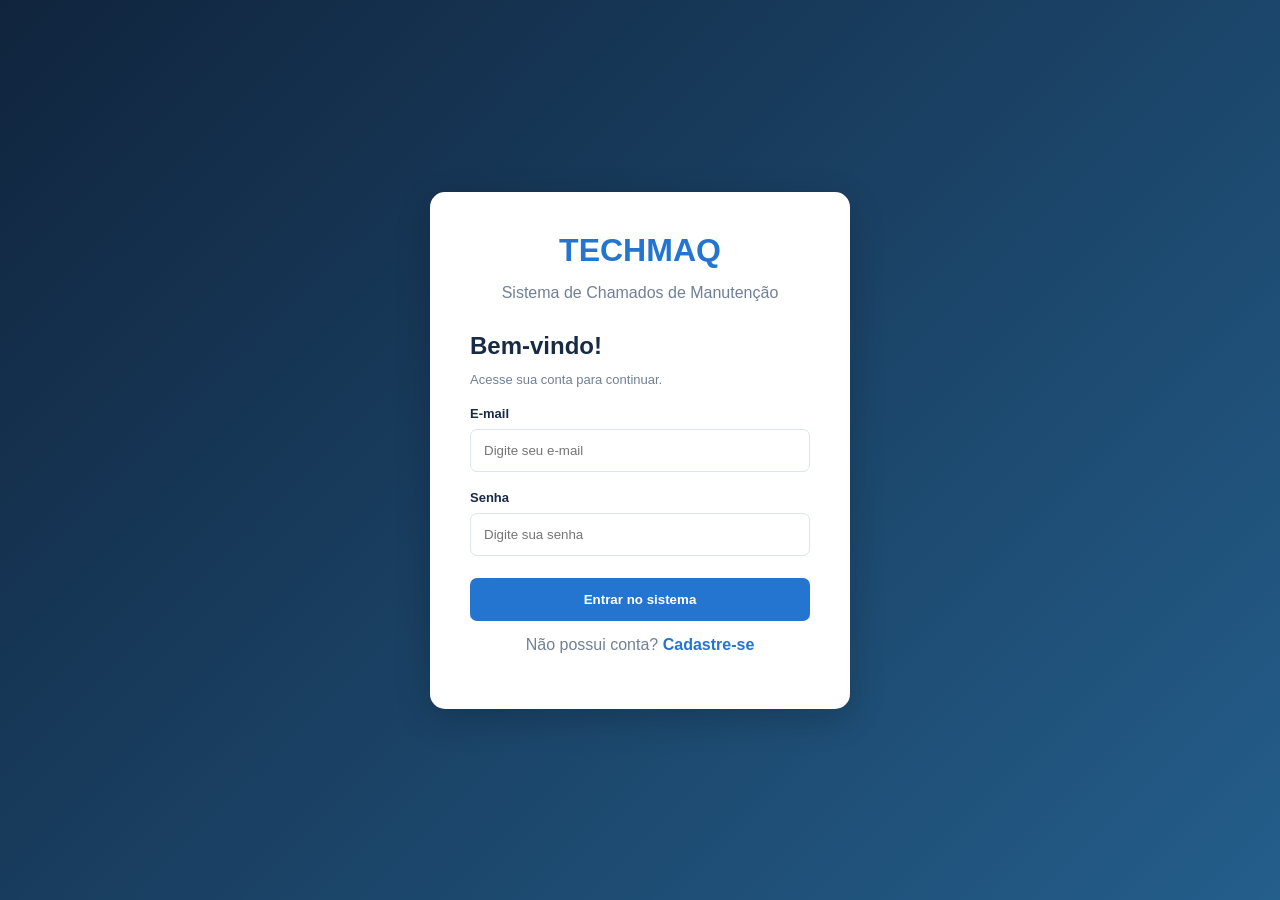
<file: SAEP_SIMULADO/index.html>
<!DOCTYPE html>
<html lang="pt-BR">
<head>
    <meta charset="UTF-8">
    <meta name="viewport" content="width=device-width, initial-scale=1.0">
    <title>TechMaq | Login</title>
    <link rel="stylesheet" href="assets/estilo.css">
</head>
<body>

<div class="login-container">

    <div class="login-box">

        <h1> TECHMAQ</h1>
        <p>Sistema de Chamados de Manutenção</p>

        <h2>Bem-vindo!</h2>
        <span>Acesse sua conta para continuar.</span>

        <form id="loginForm">

            <label>E-mail</label>
            <input type="email" id="email" placeholder="Digite seu e-mail" required>

            <label>Senha</label>
            <input type="password" id="senha" placeholder="Digite sua senha" required>

            <button type="submit">Entrar no sistema</button>

            <div id="feedback"></div>

        </form>

        <p>Não possui conta?
            <a href="cadastro.html">Cadastre-se</a>
        </p>

    </div>

</div>

<script src="assets/app.js"></script>
</body>
</html>
</file>
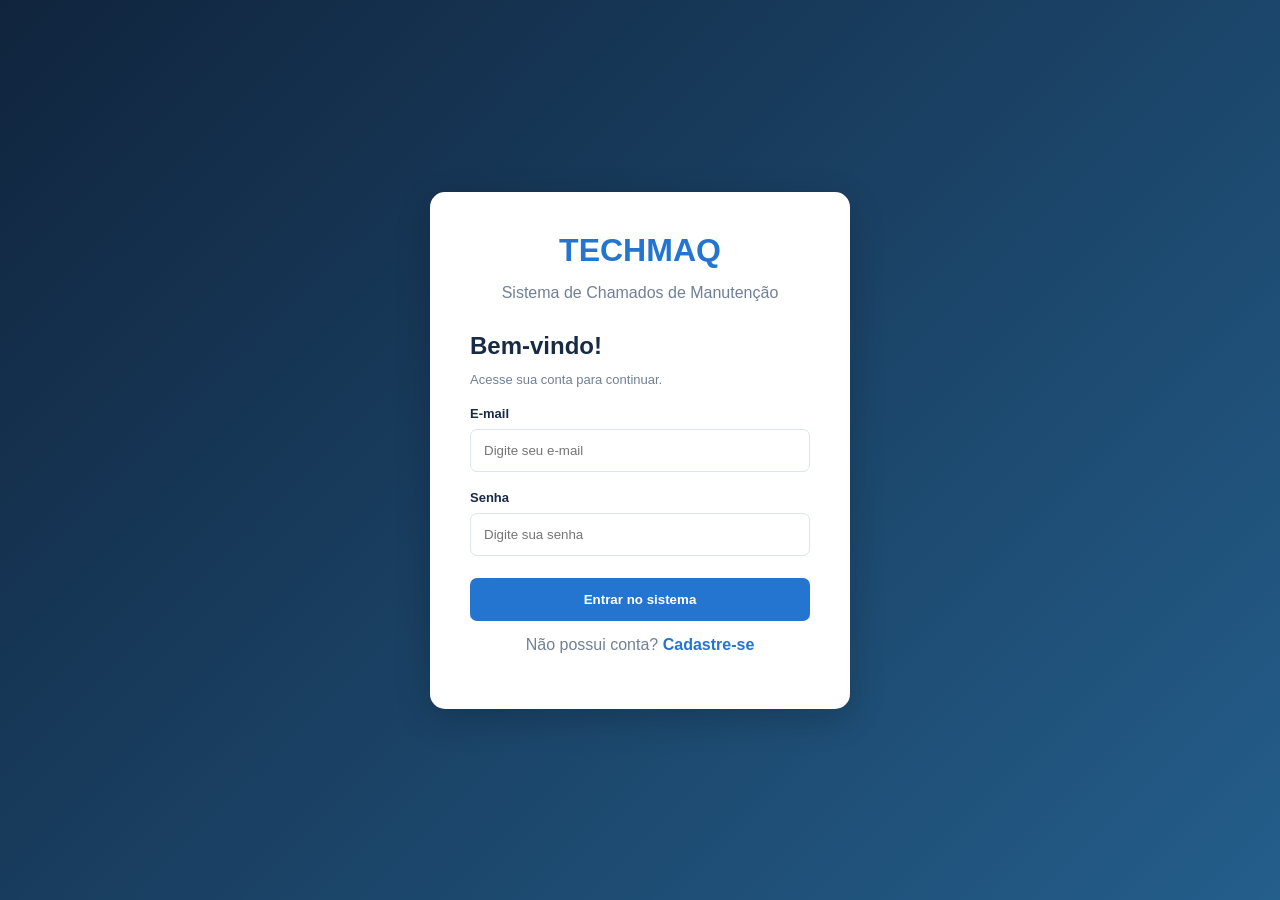
<file: SAEP_SIMULADO/abrir-chamado.html>
<!DOCTYPE html>
<html lang="pt-BR">
<head>
    <meta charset="UTF-8">
    <meta name="viewport" content="width=device-width, initial-scale=1.0">
    <title>TechMaq | Abrir chamado</title>
    <link rel="stylesheet" href="assets/estilo.css">
</head>
<body>

<header class="header">
    <h2> TECHMAQ</h2>
    <a href="painel.html">Voltar ao painel</a>
</header>

<main class="dashboard">

    <div class="formulario">

        <h1>Abrir chamado</h1>
        <p>Informe os dados da solicitação.</p>

        <form id="ticketForm">

            <label>Equipamento</label>

            <select id="equipamento" required>
                <option value="">Selecione</option>
                <option>Torno CNC</option>
                <option>Esteira Industrial</option>
                <option>Compressor de Ar</option>
                <option>Prensa Hidráulica</option>
            </select>

            <label>Descrição</label>

            <textarea id="descricao" rows="5"
                placeholder="Descreva o problema..." required></textarea>

            <label>Prioridade</label>

            <select id="prioridade" required>
                <option value="">Selecione</option>
                <option>Baixa</option>
                <option>Média</option>
                <option>Alta</option>
            </select>

            <button type="submit">Registrar chamado</button>

            <div id="feedback"></div>

        </form>

    </div>

</main>

<script src="assets/app.js"></script>
</body>
</html>
</file>
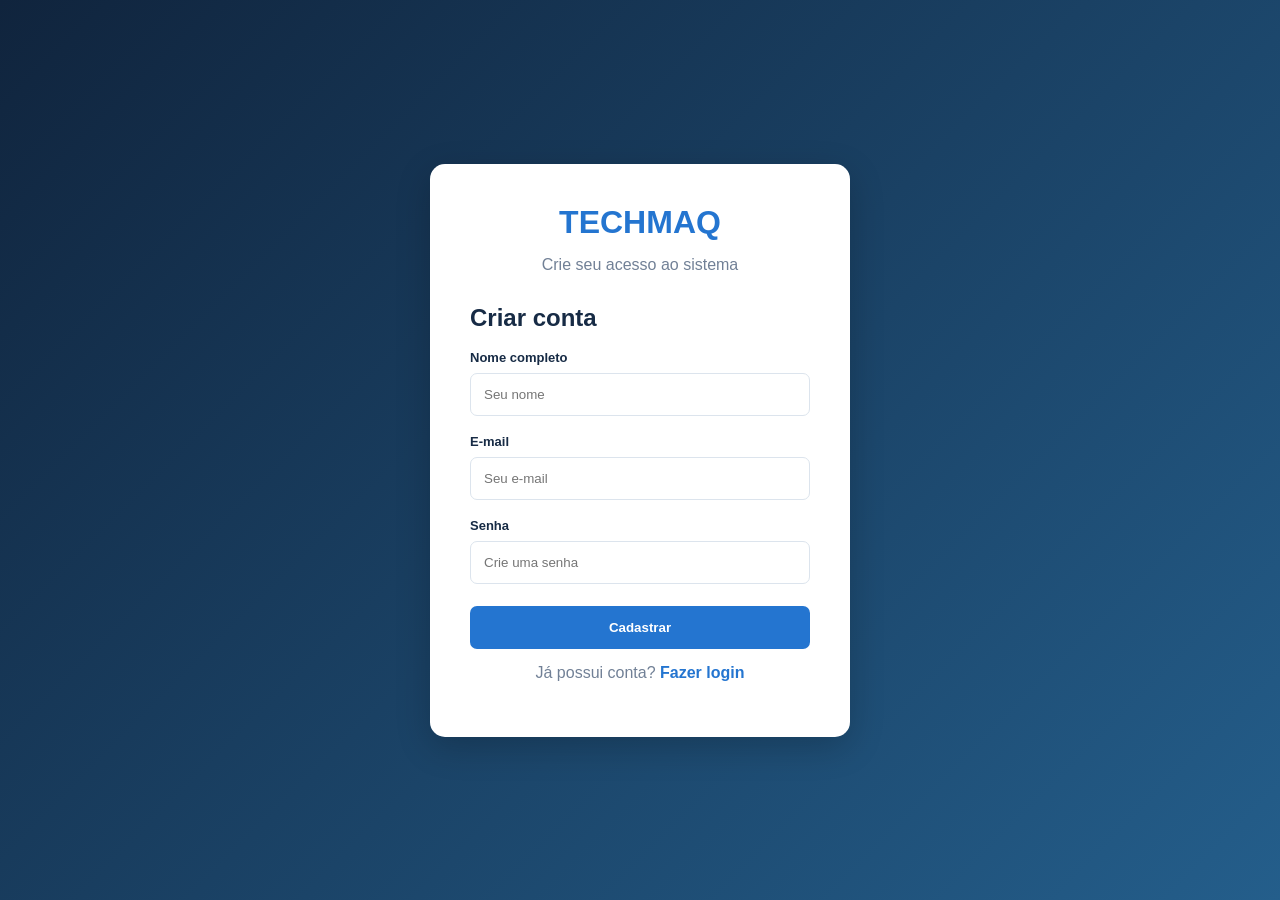
<file: SAEP_SIMULADO/cadastro.html>
<!DOCTYPE html>
<html lang="pt-BR">
<head>
    <meta charset="UTF-8">
    <meta name="viewport" content="width=device-width, initial-scale=1.0">
    <title>TechMaq | Cadastro</title>
    <link rel="stylesheet" href="assets/estilo.css">
</head>
<body>

<div class="login-container">

    <div class="login-box">

        <h1> TECHMAQ</h1>
        <p>Crie seu acesso ao sistema</p>

        <h2>Criar conta</h2>

        <form id="registerForm">

            <label>Nome completo</label>
            <input type="text" id="nome" placeholder="Seu nome" required>

            <label>E-mail</label>
            <input type="email" id="email" placeholder="Seu e-mail" required>

            <label>Senha</label>
            <input type="password" id="senha" placeholder="Crie uma senha" required minlength="6">

            <button type="submit">Cadastrar</button>

            <div id="feedback"></div>

        </form>

        <p>Já possui conta?
            <a href="index.html">Fazer login</a>
        </p>

    </div>

</div>

<script src="assets/app.js"></script>
</body>
</html>
</file>
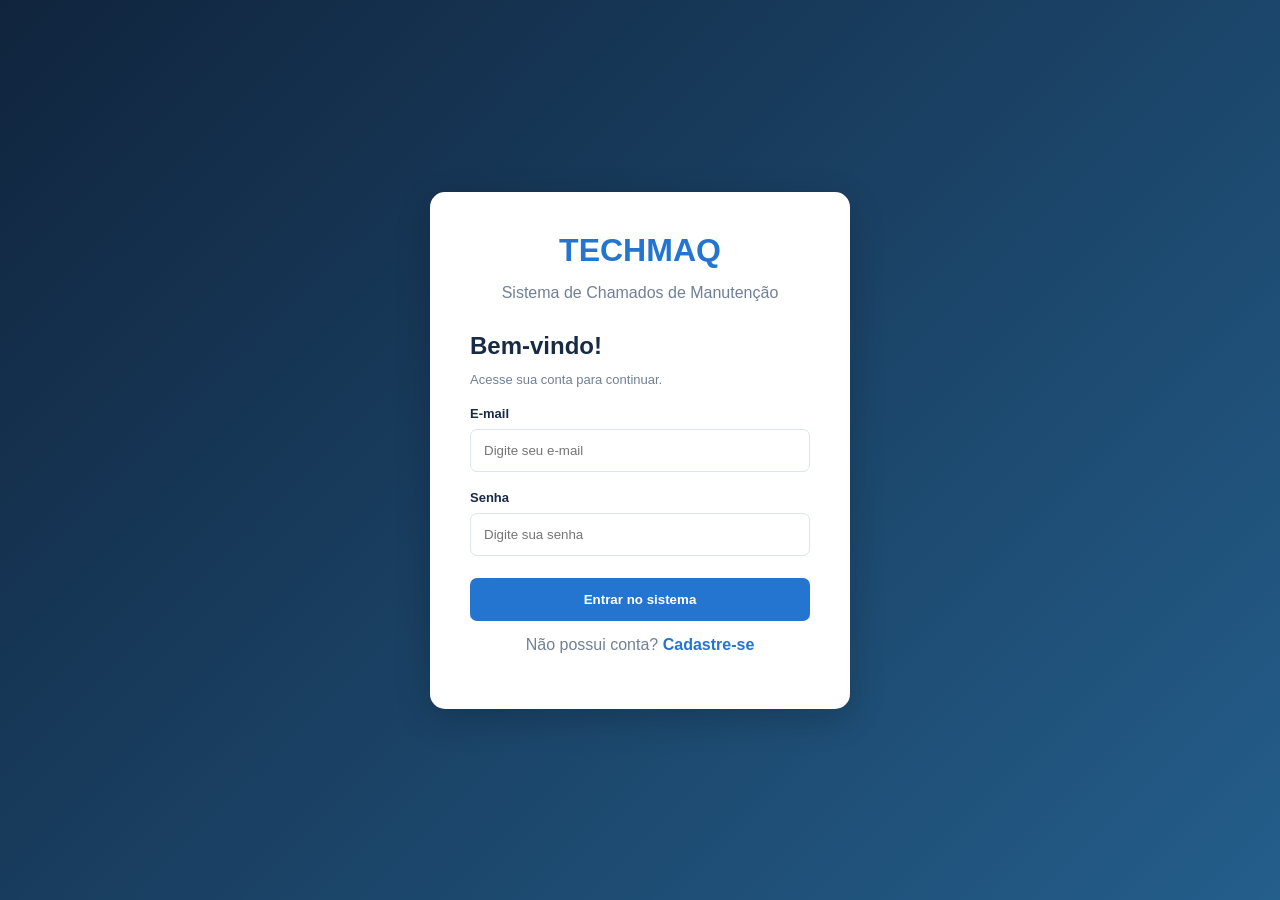
<file: SAEP_SIMULADO/painel.html>
<!DOCTYPE html>
<html lang="pt-BR">
<head>
    <meta charset="UTF-8">
    <meta name="viewport" content="width=device-width, initial-scale=1.0">
    <title>TechMaq | Painel</title>
    <link rel="stylesheet" href="assets/estilo.css">
</head>
<body>

<header class="header">
    <h2> TECHMAQ</h2>
    <button onclick="sair()">Sair</button>
</header>

<main class="dashboard">

    <h1>Painel de Manutenção</h1>
    <p>Bem-vindo ao sistema de chamados.</p>

    <div class="cards">

        <div class="card">
            <h3>Total de chamados</h3>
            <h2 id="total">0</h2>
        </div>

        <div class="card">
            <h3>Chamados abertos</h3>
            <h2 id="abertos">0</h2>
        </div>

        <div class="card">
            <h3>Concluídos</h3>
            <h2 id="concluidos">0</h2>
        </div>

    </div>

    <a href="abrir-chamado.html" class="novo-chamado">
        + Abrir novo chamado
    </a>

    <section class="tabela">

        <h2>Chamados registrados</h2>

        <table>
            <thead>
                <tr>
                    <th>Número</th>
                    <th>Equipamento</th>
                    <th>Descrição</th>
                    <th>Prioridade</th>
                    <th>Status</th>
                </tr>
            </thead>

            <tbody id="listaChamados"></tbody>
        </table>

    </section>

</main>

<script src="assets/app.js"></script>
</body>
</html>
</file>
<file: SAEP_SIMULADO/assets/estilo.css>
* {
    margin: 0;
    padding: 0;
    box-sizing: border-box;
    font-family: Arial, sans-serif;
}

body {
    background: #f1f5f9;
    color: #172b45;
}

.login-container {
    min-height: 100vh;
    display: flex;
    justify-content: center;
    align-items: center;
    padding: 20px;
    background: linear-gradient(135deg, #10243d, #245e8b);
}

.login-box {
    background: white;
    width: 100%;
    max-width: 420px;
    padding: 40px;
    border-radius: 15px;
    box-shadow: 0 10px 35px #0003;
}

.login-box h1 {
    color: #2475d0;
    text-align: center;
    margin-bottom: 10px;
}

.login-box h2 {
    margin-top: 30px;
    margin-bottom: 10px;
}

.login-box p {
    text-align: center;
    color: #718096;
    margin: 15px 0;
}

.login-box span {
    color: #718096;
    font-size: 13px;
}

label {
    display: block;
    margin-top: 18px;
    margin-bottom: 8px;
    font-weight: bold;
    font-size: 13px;
}

input, select, textarea {
    width: 100%;
    padding: 13px;
    border: 1px solid #dce4ed;
    border-radius: 7px;
    outline: none;
}

input:focus, select:focus, textarea:focus {
    border-color: #2475d0;
}

button {
    width: 100%;
    padding: 14px;
    margin-top: 22px;
    border: none;
    border-radius: 7px;
    background: #2475d0;
    color: white;
    font-weight: bold;
    cursor: pointer;
}

button:hover {
    background: #185ca9;
}

a {
    color: #2475d0;
    text-decoration: none;
    font-weight: bold;
}

#feedback {
    margin-top: 15px;
    font-size: 13px;
    color: #c0392b;
}

.header {
    background: #10243d;
    color: white;
    padding: 22px 5%;
    display: flex;
    justify-content: space-between;
    align-items: center;
}

.header button {
    width: auto;
    margin: 0;
}

.dashboard {
    padding: 40px 5%;
}

.dashboard > h1 {
    margin-bottom: 10px;
}

.cards {
    display: grid;
    grid-template-columns: repeat(3, 1fr);
    gap: 20px;
    margin: 30px 0;
}

.card {
    background: white;
    padding: 25px;
    border-radius: 12px;
    box-shadow: 0 4px 15px #0000000d;
}

.card h2 {
    color: #2475d0;
    margin-top: 15px;
}

.novo-chamado {
    display: inline-block;
    background: #2475d0;
    color: white;
    padding: 14px 20px;
    border-radius: 7px;
    margin-bottom: 25px;
}

.tabela, .formulario {
    background: white;
    padding: 25px;
    border-radius: 12px;
    overflow-x: auto;
}

table {
    width: 100%;
    border-collapse: collapse;
    margin-top: 20px;
}

th, td {
    text-align: left;
    padding: 15px;
    border-bottom: 1px solid #e5ebf1;
}

th {
    color: #718096;
    font-size: 12px;
}

.formulario {
    max-width: 650px;
    margin: auto;
}

.formulario button {
    background: #2475d0;
}

@media(max-width: 700px) {
    .cards {
        grid-template-columns: 1fr;
    }

    .login-box {
        padding: 25px;
    }

    .dashboard {
        padding: 25px 15px;
    }
}
</file>
